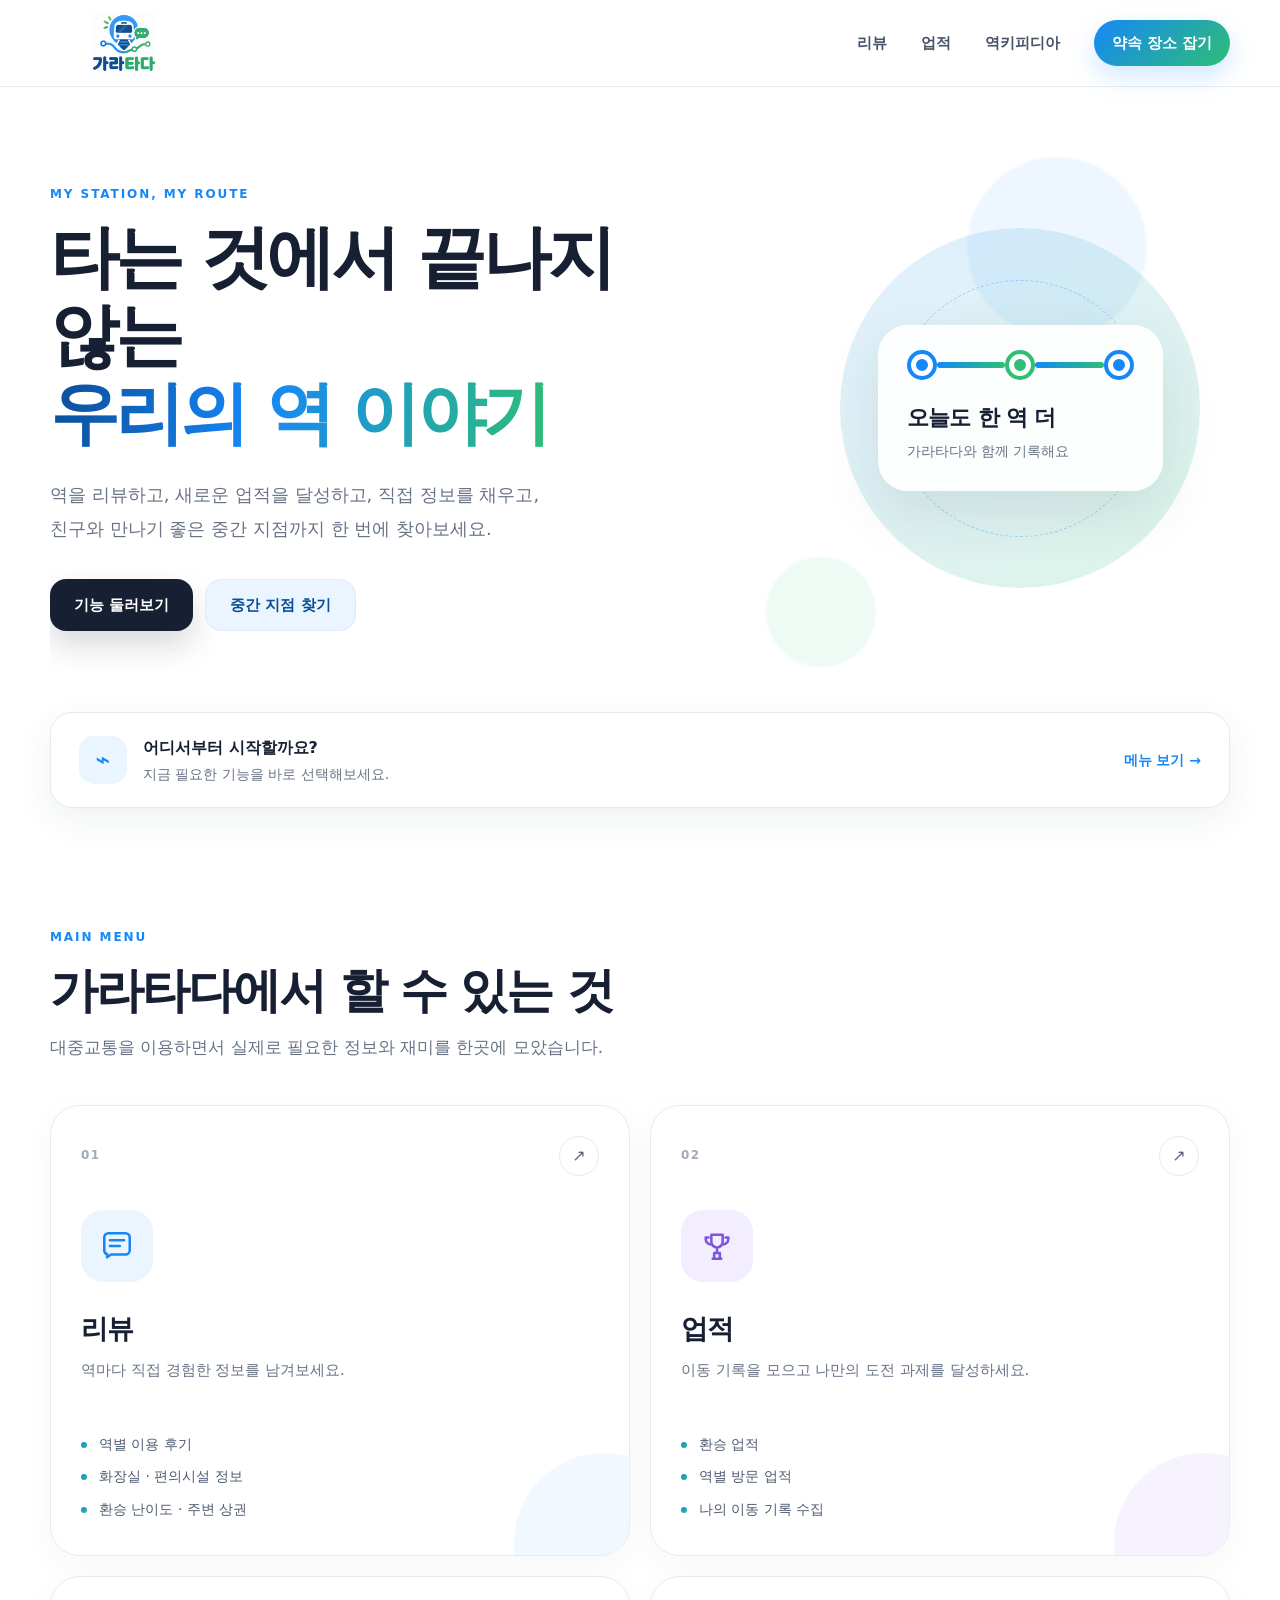
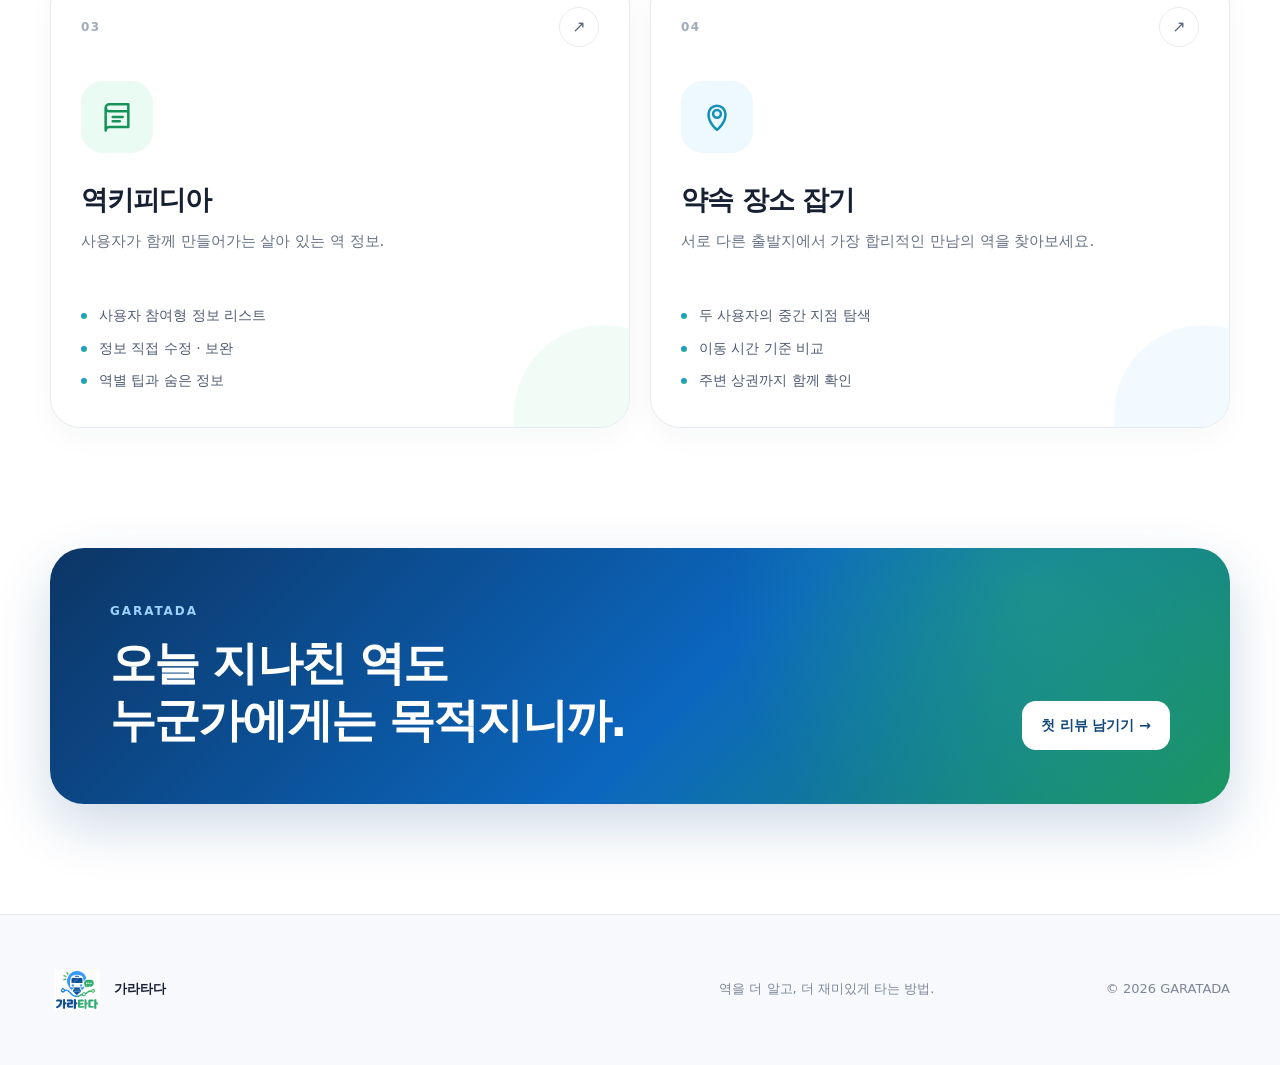
<file: index.html>
<!DOCTYPE html>
<html lang="ko">
<head>
  <meta charset="UTF-8" />
  <meta name="viewport" content="width=device-width, initial-scale=1.0" />
  <meta name="description" content="가라타다 - 역 리뷰, 업적, 역키피디아, 중간 지점 약속 장소 찾기" />
  <meta name="theme-color" content="#1786f5" />
  <title>가라타다 | 역을 더 재미있게 이용하는 방법</title>
  <link rel="icon" href="assets/logo.png" />
  <link rel="stylesheet" href="style.css" />
</head>
<body>
  <header class="site-header">
    <div class="header-inner">
      <a class="brand" href="index.html" aria-label="가라타다 홈">
        <img src="assets/logo.png" alt="가라타다 로고" />
      </a>

      <button class="menu-button" type="button" aria-label="메뉴 열기" aria-expanded="false">
        <span></span><span></span><span></span>
      </button>

      <nav class="top-nav" aria-label="주요 메뉴">
        <a href="review.html">리뷰</a>
        <a href="achievement.html">업적</a>
        <a href="stationpedia.html">역키피디아</a>
        <a class="nav-cta" href="meeting.html">약속 장소 잡기</a>
      </nav>
    </div>
  </header>

  <main>
    <section class="hero">
      <div class="hero-orb hero-orb-one"></div>
      <div class="hero-orb hero-orb-two"></div>

      <div class="hero-content">
        <p class="eyebrow">MY STATION, MY ROUTE</p>
        <h1>타는 것에서 끝나지 않는<br /><span>우리의 역 이야기</span></h1>
        <p class="hero-copy">
          역을 리뷰하고, 새로운 업적을 달성하고, 직접 정보를 채우고,<br class="desktop-break" />
          친구와 만나기 좋은 중간 지점까지 한 번에 찾아보세요.
        </p>
        <div class="hero-actions">
          <a class="primary-button" href="#features">기능 둘러보기</a>
          <a class="secondary-button" href="meeting.html">중간 지점 찾기</a>
        </div>
      </div>

      <div class="hero-visual" aria-hidden="true">
        <div class="route-card">
          <div class="mini-route">
            <span class="route-dot blue"></span>
            <span class="route-line"></span>
            <span class="route-dot green"></span>
            <span class="route-line"></span>
            <span class="route-dot blue"></span>
          </div>
          <strong>오늘도 한 역 더</strong>
          <span>가라타다와 함께 기록해요</span>
        </div>
      </div>
    </section>

    <section class="quick-panel" aria-label="빠른 시작">
      <div class="quick-copy">
        <span class="quick-icon" aria-hidden="true">⌁</span>
        <div>
          <strong>어디서부터 시작할까요?</strong>
          <p>지금 필요한 기능을 바로 선택해보세요.</p>
        </div>
      </div>
      <a href="#features">메뉴 보기 <span aria-hidden="true">→</span></a>
    </section>

    <section class="features" id="features">
      <div class="section-heading">
        <p class="eyebrow">MAIN MENU</p>
        <h2>가라타다에서 할 수 있는 것</h2>
        <p>대중교통을 이용하면서 실제로 필요한 정보와 재미를 한곳에 모았습니다.</p>
      </div>

      <div class="feature-grid">
        <a class="feature-card review-card" href="review.html">
          <div class="card-topline">
            <span class="card-number">01</span>
            <span class="card-arrow" aria-hidden="true">↗</span>
          </div>
          <div class="feature-icon" aria-hidden="true">
            <svg viewBox="0 0 24 24"><path d="M7 8h10M7 12h7M5 20l2.8-2H18a3 3 0 0 0 3-3V6a3 3 0 0 0-3-3H6a3 3 0 0 0-3 3v9a3 3 0 0 0 2 2.83V20Z"/></svg>
          </div>
          <h3>리뷰</h3>
          <p>역마다 직접 경험한 정보를 남겨보세요.</p>
          <ul>
            <li>역별 이용 후기</li>
            <li>화장실 · 편의시설 정보</li>
            <li>환승 난이도 · 주변 상권</li>
          </ul>
        </a>

        <a class="feature-card achievement-card" href="achievement.html">
          <div class="card-topline">
            <span class="card-number">02</span>
            <span class="card-arrow" aria-hidden="true">↗</span>
          </div>
          <div class="feature-icon" aria-hidden="true">
            <svg viewBox="0 0 24 24"><path d="M8 4h8v5a4 4 0 0 1-8 0V4ZM6 6H4v1a4 4 0 0 0 4 4M18 6h2v1a4 4 0 0 1-4 4M12 13v4M9 21h6M10 17h4v4h-4z"/></svg>
          </div>
          <h3>업적</h3>
          <p>이동 기록을 모으고 나만의 도전 과제를 달성하세요.</p>
          <ul>
            <li>환승 업적</li>
            <li>역별 방문 업적</li>
            <li>나의 이동 기록 수집</li>
          </ul>
        </a>

        <a class="feature-card wiki-card" href="stationpedia.html">
          <div class="card-topline">
            <span class="card-number">03</span>
            <span class="card-arrow" aria-hidden="true">↗</span>
          </div>
          <div class="feature-icon" aria-hidden="true">
            <svg viewBox="0 0 24 24"><path d="M4 5.5A2.5 2.5 0 0 1 6.5 3H20v16H6.5A2.5 2.5 0 0 0 4 21.5v-16ZM4 5.5A2.5 2.5 0 0 0 6.5 8H20M9 12h7M9 15h5"/></svg>
          </div>
          <h3>역키피디아</h3>
          <p>사용자가 함께 만들어가는 살아 있는 역 정보.</p>
          <ul>
            <li>사용자 참여형 정보 리스트</li>
            <li>정보 직접 수정 · 보완</li>
            <li>역별 팁과 숨은 정보</li>
          </ul>
        </a>

        <a class="feature-card meeting-card" href="meeting.html">
          <div class="card-topline">
            <span class="card-number">04</span>
            <span class="card-arrow" aria-hidden="true">↗</span>
          </div>
          <div class="feature-icon" aria-hidden="true">
            <svg viewBox="0 0 24 24"><path d="M12 21s6-4.35 6-11a6 6 0 1 0-12 0c0 6.65 6 11 6 11ZM12 12.5A2.5 2.5 0 1 0 12 7a2.5 2.5 0 0 0 0 5.5Z"/></svg>
          </div>
          <h3>약속 장소 잡기</h3>
          <p>서로 다른 출발지에서 가장 합리적인 만남의 역을 찾아보세요.</p>
          <ul>
            <li>두 사용자의 중간 지점 탐색</li>
            <li>이동 시간 기준 비교</li>
            <li>주변 상권까지 함께 확인</li>
          </ul>
        </a>
      </div>
    </section>

    <section class="closing-banner">
      <div>
        <p class="eyebrow">GARATADA</p>
        <h2>오늘 지나친 역도<br />누군가에게는 목적지니까.</h2>
      </div>
      <a href="review.html">첫 리뷰 남기기 <span aria-hidden="true">→</span></a>
    </section>
  </main>

  <footer class="site-footer">
    <div class="footer-inner">
      <div class="footer-brand">
        <img src="assets/logo.png" alt="" />
        <span>가라타다</span>
      </div>
      <p>역을 더 알고, 더 재미있게 타는 방법.</p>
      <span class="copyright">© <span id="year"></span> GARATADA</span>
    </div>
  </footer>

  <script src="script.js"></script>
</body>
</html>
</file>
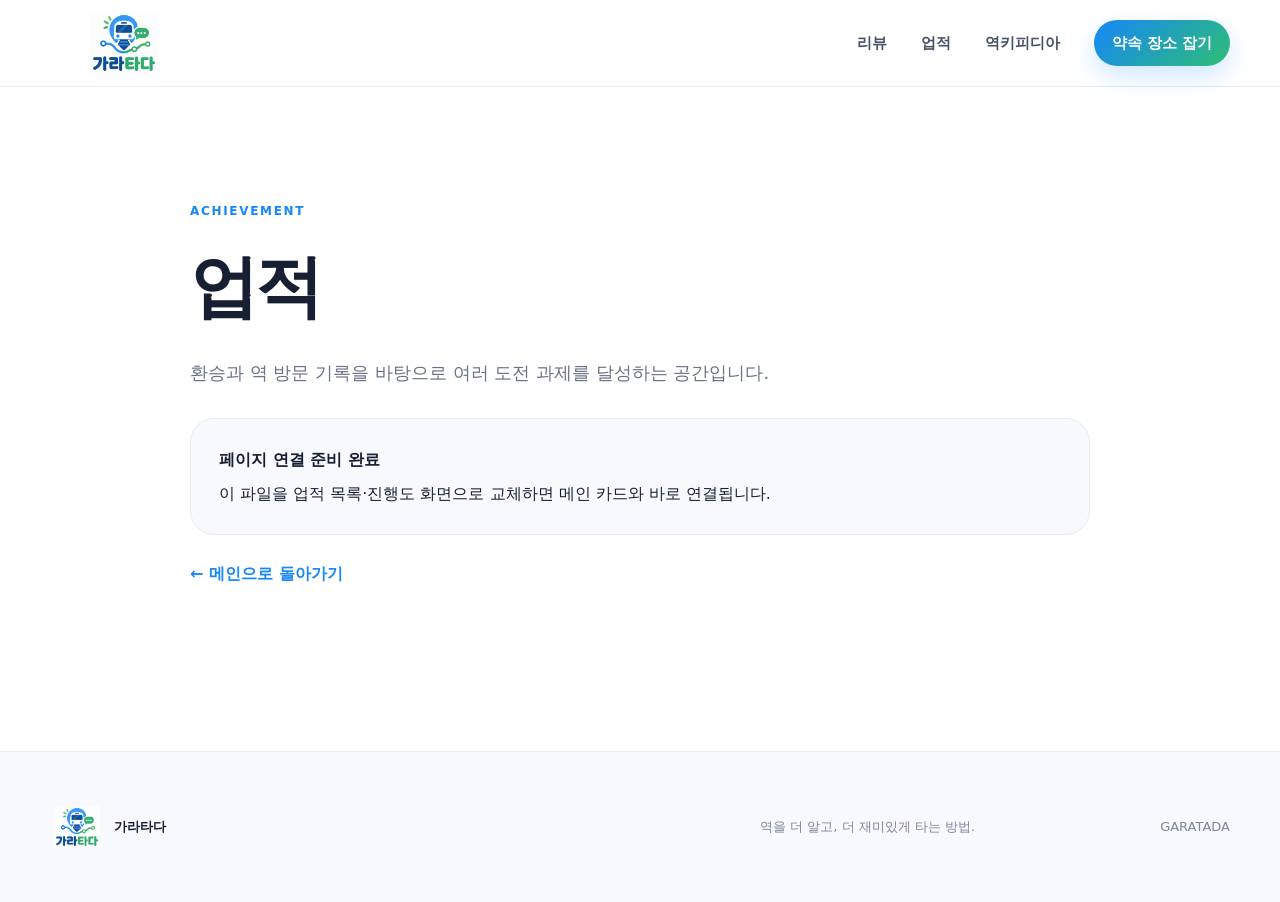
<file: achievement.html>
<!DOCTYPE html>
<html lang="ko">
<head>
  <meta charset="UTF-8" />
  <meta name="viewport" content="width=device-width, initial-scale=1.0" />
  <title>업적 | 가라타다</title>
  <link rel="icon" href="assets/logo.png" />
  <link rel="stylesheet" href="style.css" />
</head>
<body>
  <header class="site-header">
    <div class="header-inner">
      <a class="brand" href="index.html"><img src="assets/logo.png" alt="가라타다 로고" /></a>
      <button class="menu-button" type="button" aria-label="메뉴 열기" aria-expanded="false"><span></span><span></span><span></span></button>
      <nav class="top-nav">
        <a href="review.html">리뷰</a>
        <a href="achievement.html">업적</a>
        <a href="stationpedia.html">역키피디아</a>
        <a class="nav-cta" href="meeting.html">약속 장소 잡기</a>
      </nav>
    </div>
  </header>
  <main class="subpage">
    <span class="subpage-label">ACHIEVEMENT</span>
    <h1>업적</h1>
    <p>환승과 역 방문 기록을 바탕으로 여러 도전 과제를 달성하는 공간입니다.</p>
    <div class="subpage-box">
      <strong>페이지 연결 준비 완료</strong>
      <span>이 파일을 업적 목록·진행도 화면으로 교체하면 메인 카드와 바로 연결됩니다.</span>
    </div>
    <a class="back-link" href="index.html">← 메인으로 돌아가기</a>
  </main>
  <footer class="site-footer"><div class="footer-inner"><div class="footer-brand"><img src="assets/logo.png" alt="" /><span>가라타다</span></div><p>역을 더 알고, 더 재미있게 타는 방법.</p><span class="copyright">GARATADA</span></div></footer>
  <script src="script.js"></script>
</body>
</html>
</file>
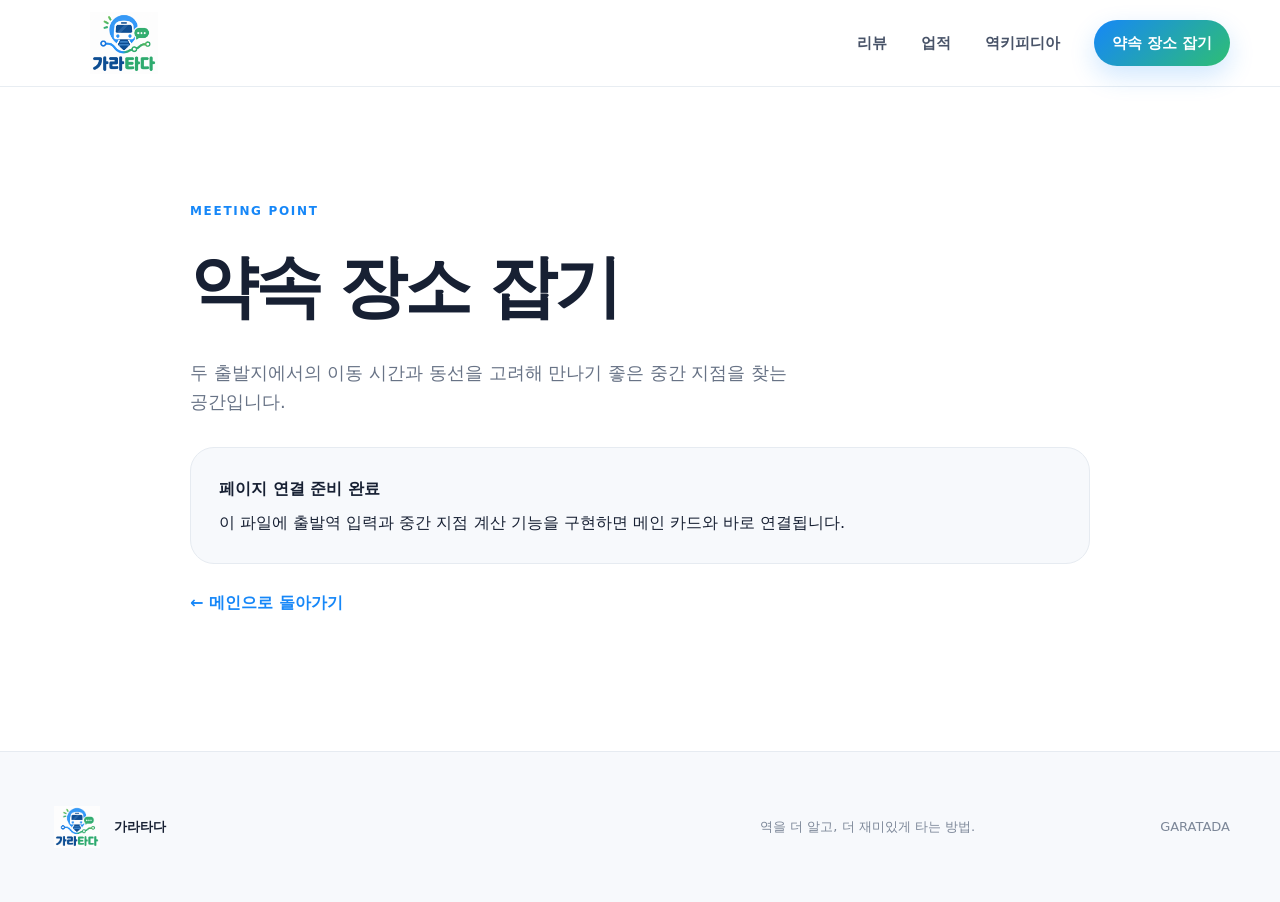
<file: meeting.html>
<!DOCTYPE html>
<html lang="ko">
<head>
  <meta charset="UTF-8" />
  <meta name="viewport" content="width=device-width, initial-scale=1.0" />
  <title>약속 장소 잡기 | 가라타다</title>
  <link rel="icon" href="assets/logo.png" />
  <link rel="stylesheet" href="style.css" />
</head>
<body>
  <header class="site-header">
    <div class="header-inner">
      <a class="brand" href="index.html"><img src="assets/logo.png" alt="가라타다 로고" /></a>
      <button class="menu-button" type="button" aria-label="메뉴 열기" aria-expanded="false"><span></span><span></span><span></span></button>
      <nav class="top-nav">
        <a href="review.html">리뷰</a>
        <a href="achievement.html">업적</a>
        <a href="stationpedia.html">역키피디아</a>
        <a class="nav-cta" href="meeting.html">약속 장소 잡기</a>
      </nav>
    </div>
  </header>
  <main class="subpage">
    <span class="subpage-label">MEETING POINT</span>
    <h1>약속 장소 잡기</h1>
    <p>두 출발지에서의 이동 시간과 동선을 고려해 만나기 좋은 중간 지점을 찾는 공간입니다.</p>
    <div class="subpage-box">
      <strong>페이지 연결 준비 완료</strong>
      <span>이 파일에 출발역 입력과 중간 지점 계산 기능을 구현하면 메인 카드와 바로 연결됩니다.</span>
    </div>
    <a class="back-link" href="index.html">← 메인으로 돌아가기</a>
  </main>
  <footer class="site-footer"><div class="footer-inner"><div class="footer-brand"><img src="assets/logo.png" alt="" /><span>가라타다</span></div><p>역을 더 알고, 더 재미있게 타는 방법.</p><span class="copyright">GARATADA</span></div></footer>
  <script src="script.js"></script>
</body>
</html>
</file>
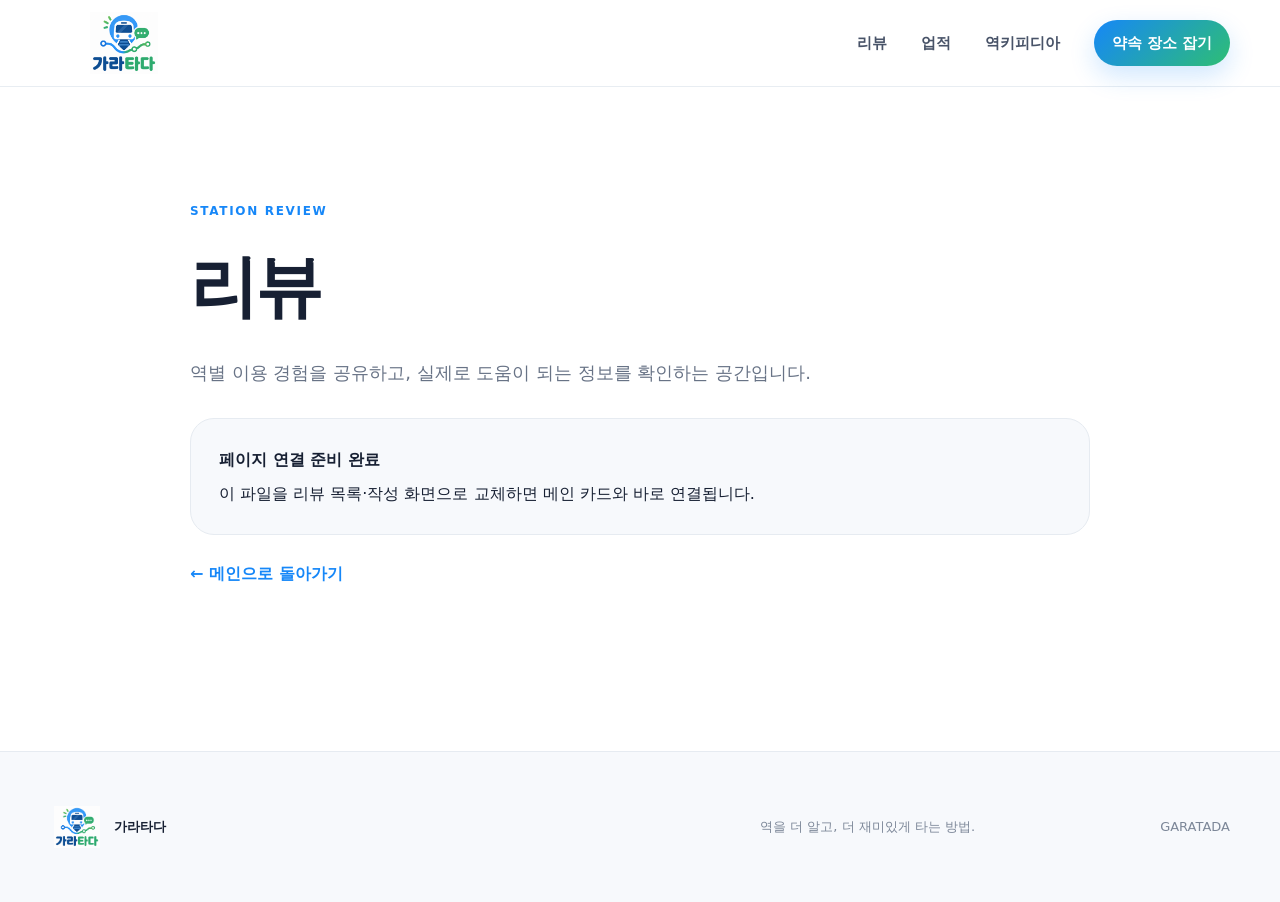
<file: review.html>
<!DOCTYPE html>
<html lang="ko">
<head>
  <meta charset="UTF-8" />
  <meta name="viewport" content="width=device-width, initial-scale=1.0" />
  <title>리뷰 | 가라타다</title>
  <link rel="icon" href="assets/logo.png" />
  <link rel="stylesheet" href="style.css" />
</head>
<body>
  <header class="site-header">
    <div class="header-inner">
      <a class="brand" href="index.html"><img src="assets/logo.png" alt="가라타다 로고" /></a>
      <button class="menu-button" type="button" aria-label="메뉴 열기" aria-expanded="false"><span></span><span></span><span></span></button>
      <nav class="top-nav">
        <a href="review.html">리뷰</a>
        <a href="achievement.html">업적</a>
        <a href="stationpedia.html">역키피디아</a>
        <a class="nav-cta" href="meeting.html">약속 장소 잡기</a>
      </nav>
    </div>
  </header>
  <main class="subpage">
    <span class="subpage-label">STATION REVIEW</span>
    <h1>리뷰</h1>
    <p>역별 이용 경험을 공유하고, 실제로 도움이 되는 정보를 확인하는 공간입니다.</p>
    <div class="subpage-box">
      <strong>페이지 연결 준비 완료</strong>
      <span>이 파일을 리뷰 목록·작성 화면으로 교체하면 메인 카드와 바로 연결됩니다.</span>
    </div>
    <a class="back-link" href="index.html">← 메인으로 돌아가기</a>
  </main>
  <footer class="site-footer"><div class="footer-inner"><div class="footer-brand"><img src="assets/logo.png" alt="" /><span>가라타다</span></div><p>역을 더 알고, 더 재미있게 타는 방법.</p><span class="copyright">GARATADA</span></div></footer>
  <script src="script.js"></script>
</body>
</html>
</file>
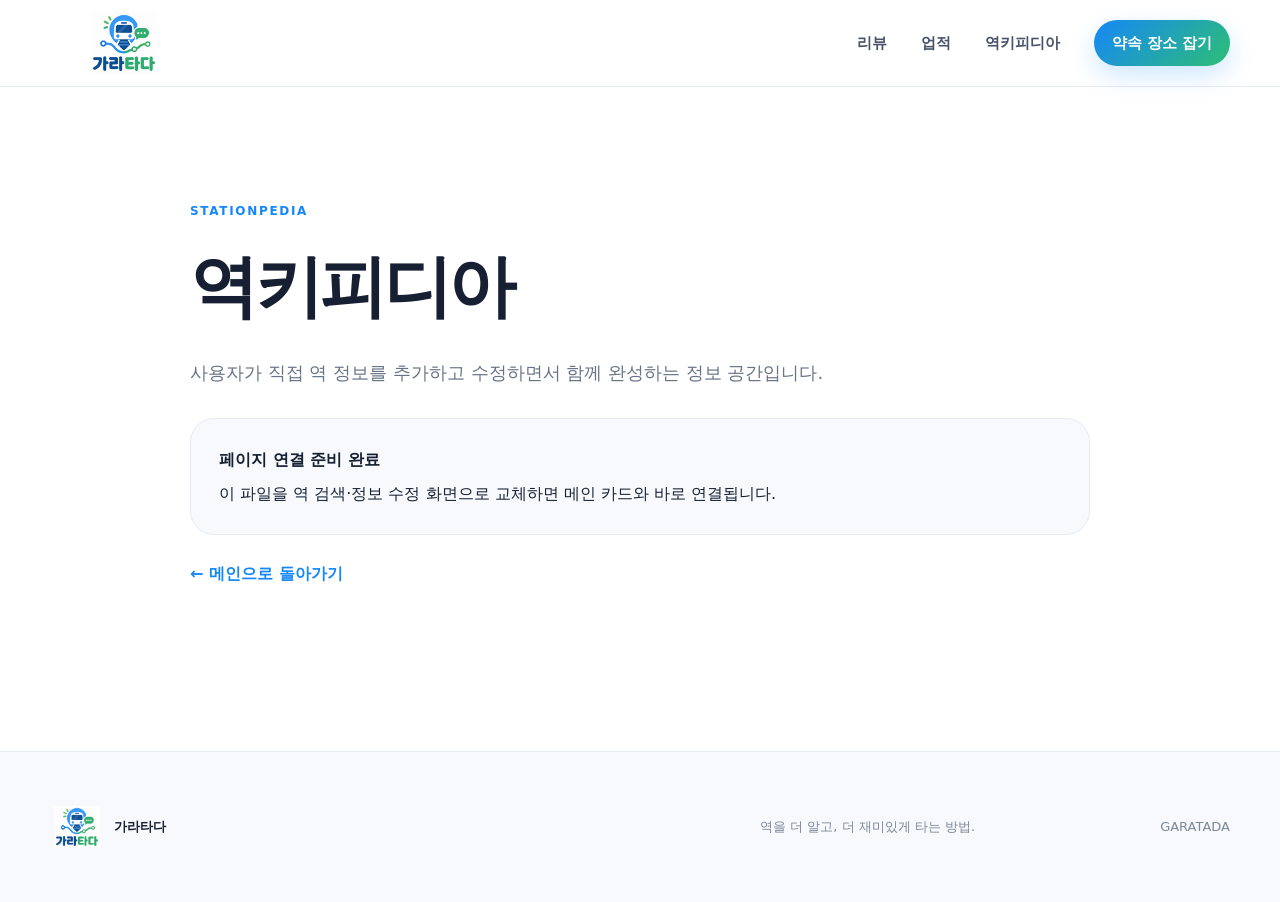
<file: stationpedia.html>
<!DOCTYPE html>
<html lang="ko">
<head>
  <meta charset="UTF-8" />
  <meta name="viewport" content="width=device-width, initial-scale=1.0" />
  <title>역키피디아 | 가라타다</title>
  <link rel="icon" href="assets/logo.png" />
  <link rel="stylesheet" href="style.css" />
</head>
<body>
  <header class="site-header">
    <div class="header-inner">
      <a class="brand" href="index.html"><img src="assets/logo.png" alt="가라타다 로고" /></a>
      <button class="menu-button" type="button" aria-label="메뉴 열기" aria-expanded="false"><span></span><span></span><span></span></button>
      <nav class="top-nav">
        <a href="review.html">리뷰</a>
        <a href="achievement.html">업적</a>
        <a href="stationpedia.html">역키피디아</a>
        <a class="nav-cta" href="meeting.html">약속 장소 잡기</a>
      </nav>
    </div>
  </header>
  <main class="subpage">
    <span class="subpage-label">STATIONPEDIA</span>
    <h1>역키피디아</h1>
    <p>사용자가 직접 역 정보를 추가하고 수정하면서 함께 완성하는 정보 공간입니다.</p>
    <div class="subpage-box">
      <strong>페이지 연결 준비 완료</strong>
      <span>이 파일을 역 검색·정보 수정 화면으로 교체하면 메인 카드와 바로 연결됩니다.</span>
    </div>
    <a class="back-link" href="index.html">← 메인으로 돌아가기</a>
  </main>
  <footer class="site-footer"><div class="footer-inner"><div class="footer-brand"><img src="assets/logo.png" alt="" /><span>가라타다</span></div><p>역을 더 알고, 더 재미있게 타는 방법.</p><span class="copyright">GARATADA</span></div></footer>
  <script src="script.js"></script>
</body>
</html>
</file>
<file: style.css>
:root {
  --blue: #1687f8;
  --blue-deep: #0b4d97;
  --blue-soft: #eaf5ff;
  --green: #2ebe74;
  --green-deep: #17935a;
  --green-soft: #eafbf3;
  --ink: #172033;
  --muted: #687386;
  --line: #e6ebf1;
  --surface: #ffffff;
  --surface-soft: #f7f9fc;
  --shadow: 0 22px 55px rgba(26, 45, 75, 0.10);
  --radius-lg: 30px;
  --radius-md: 22px;
  --page-width: 1180px;
}

* { box-sizing: border-box; }

html { scroll-behavior: smooth; }

body {
  margin: 0;
  color: var(--ink);
  background: #fff;
  font-family: Pretendard, "Noto Sans KR", "Apple SD Gothic Neo", "Malgun Gothic", system-ui, -apple-system, sans-serif;
  line-height: 1.6;
  word-break: keep-all;
}

a { color: inherit; text-decoration: none; }

button, input { font: inherit; }

.site-header {
  position: sticky;
  top: 0;
  z-index: 50;
  background: rgba(255, 255, 255, 0.88);
  border-bottom: 1px solid rgba(230, 235, 241, 0.9);
  backdrop-filter: blur(18px);
}

.header-inner {
  width: min(calc(100% - 40px), var(--page-width));
  height: 86px;
  margin: 0 auto;
  display: flex;
  align-items: center;
  justify-content: space-between;
}

.brand {
  width: 148px;
  height: 62px;
  display: flex;
  align-items: center;
  overflow: hidden;
}

.brand img {
  width: 100%;
  height: 100%;
  object-fit: contain;
}

.top-nav {
  display: flex;
  align-items: center;
  gap: 34px;
  font-size: 15px;
  font-weight: 700;
}

.top-nav a:not(.nav-cta) {
  position: relative;
  padding: 10px 0;
  color: #485368;
}

.top-nav a:not(.nav-cta)::after {
  content: "";
  position: absolute;
  left: 0;
  right: 100%;
  bottom: 4px;
  height: 2px;
  border-radius: 99px;
  background: linear-gradient(90deg, var(--blue), var(--green));
  transition: right .2s ease;
}

.top-nav a:not(.nav-cta):hover::after { right: 0; }

.nav-cta {
  padding: 11px 18px;
  color: #fff;
  border-radius: 999px;
  background: linear-gradient(135deg, var(--blue), var(--green));
  box-shadow: 0 10px 26px rgba(22, 135, 248, .20);
}

.menu-button {
  display: none;
  width: 44px;
  height: 44px;
  border: 0;
  border-radius: 14px;
  background: var(--surface-soft);
  cursor: pointer;
}

.menu-button span {
  display: block;
  width: 20px;
  height: 2px;
  margin: 4px auto;
  border-radius: 4px;
  background: var(--ink);
}

.hero {
  position: relative;
  min-height: 650px;
  display: grid;
  grid-template-columns: 1.25fr .75fr;
  align-items: center;
  gap: 60px;
  width: min(calc(100% - 40px), var(--page-width));
  margin: 0 auto;
  padding: 82px 0 90px;
  overflow: hidden;
}

.hero-content { position: relative; z-index: 2; }

.eyebrow {
  margin: 0 0 14px;
  color: var(--blue);
  font-size: 12px;
  font-weight: 900;
  letter-spacing: .16em;
}

.hero h1 {
  margin: 0;
  max-width: 760px;
  font-size: clamp(44px, 5.4vw, 72px);
  line-height: 1.13;
  letter-spacing: -.055em;
}

.hero h1 span {
  background: linear-gradient(100deg, var(--blue-deep), var(--blue) 42%, var(--green));
  -webkit-background-clip: text;
  background-clip: text;
  color: transparent;
}

.hero-copy {
  margin: 26px 0 34px;
  color: var(--muted);
  font-size: 18px;
  line-height: 1.85;
}

.hero-actions {
  display: flex;
  flex-wrap: wrap;
  gap: 12px;
}

.primary-button, .secondary-button {
  display: inline-flex;
  min-height: 52px;
  align-items: center;
  justify-content: center;
  padding: 0 24px;
  border-radius: 16px;
  font-size: 15px;
  font-weight: 800;
  transition: transform .2s ease, box-shadow .2s ease;
}

.primary-button {
  color: #fff;
  background: var(--ink);
  box-shadow: 0 15px 30px rgba(23, 32, 51, .16);
}

.secondary-button {
  color: var(--blue-deep);
  background: var(--blue-soft);
  border: 1px solid #d9ebff;
}

.primary-button:hover, .secondary-button:hover { transform: translateY(-2px); }

.hero-visual {
  position: relative;
  z-index: 2;
  display: flex;
  align-items: center;
  justify-content: center;
  min-height: 380px;
}

.hero-visual::before,
.hero-visual::after {
  content: "";
  position: absolute;
  border-radius: 50%;
}

.hero-visual::before {
  width: 360px;
  height: 360px;
  background: linear-gradient(145deg, rgba(22,135,248,.13), rgba(46,190,116,.17));
}

.hero-visual::after {
  width: 255px;
  height: 255px;
  border: 1px dashed rgba(22, 135, 248, .32);
  animation: orbit 24s linear infinite;
}

@keyframes orbit { to { transform: rotate(360deg); } }

.route-card {
  position: relative;
  z-index: 3;
  width: 285px;
  padding: 28px;
  border: 1px solid rgba(255, 255, 255, .7);
  border-radius: 30px;
  background: rgba(255,255,255,.9);
  box-shadow: var(--shadow);
  backdrop-filter: blur(14px);
}

.mini-route {
  display: grid;
  grid-template-columns: 30px 1fr 30px 1fr 30px;
  align-items: center;
  margin-bottom: 24px;
}

.route-dot {
  width: 22px;
  height: 22px;
  margin: auto;
  border-radius: 50%;
  border: 5px solid #fff;
  box-shadow: 0 0 0 4px currentColor;
}
.route-dot.blue { color: var(--blue); background: var(--blue); }
.route-dot.green { color: var(--green); background: var(--green); }
.route-line { height: 6px; border-radius: 99px; background: linear-gradient(90deg, var(--blue), var(--green)); }
.route-card strong { display: block; font-size: 22px; letter-spacing: -.03em; }
.route-card > span { display: block; margin-top: 5px; color: var(--muted); font-size: 14px; }

.hero-orb {
  position: absolute;
  border-radius: 50%;
  filter: blur(1px);
  pointer-events: none;
}

.hero-orb-one {
  width: 180px;
  height: 180px;
  right: 7%;
  top: 70px;
  background: rgba(22, 135, 248, .07);
}

.hero-orb-two {
  width: 110px;
  height: 110px;
  right: 30%;
  bottom: 70px;
  background: rgba(46, 190, 116, .08);
}

.quick-panel {
  width: min(calc(100% - 40px), var(--page-width));
  margin: -25px auto 0;
  padding: 22px 28px;
  display: flex;
  align-items: center;
  justify-content: space-between;
  gap: 24px;
  border: 1px solid var(--line);
  border-radius: 22px;
  background: #fff;
  box-shadow: 0 12px 35px rgba(30, 54, 84, .07);
}

.quick-copy { display: flex; align-items: center; gap: 16px; }
.quick-icon {
  width: 48px;
  height: 48px;
  display: grid;
  place-items: center;
  color: var(--blue);
  background: var(--blue-soft);
  border-radius: 15px;
  font-size: 25px;
  font-weight: 900;
}
.quick-copy strong { display: block; font-size: 16px; }
.quick-copy p { margin: 2px 0 0; color: var(--muted); font-size: 14px; }
.quick-panel > a { color: var(--blue); font-size: 14px; font-weight: 800; white-space: nowrap; }

.features {
  width: min(calc(100% - 40px), var(--page-width));
  margin: 0 auto;
  padding: 120px 0;
}

.section-heading { max-width: 660px; margin-bottom: 44px; }
.section-heading h2 {
  margin: 0 0 14px;
  font-size: clamp(32px, 4vw, 48px);
  line-height: 1.22;
  letter-spacing: -.045em;
}
.section-heading > p:last-child { margin: 0; color: var(--muted); font-size: 17px; }

.feature-grid {
  display: grid;
  grid-template-columns: repeat(2, minmax(0, 1fr));
  gap: 20px;
}

.feature-card {
  position: relative;
  min-height: 410px;
  padding: 30px;
  overflow: hidden;
  border: 1px solid var(--line);
  border-radius: var(--radius-lg);
  background: #fff;
  box-shadow: 0 8px 30px rgba(26, 45, 75, .04);
  transition: transform .22s ease, box-shadow .22s ease, border-color .22s ease;
}

.feature-card::after {
  content: "";
  position: absolute;
  width: 180px;
  height: 180px;
  right: -65px;
  bottom: -78px;
  border-radius: 50%;
  opacity: .65;
}

.feature-card:hover {
  transform: translateY(-6px);
  border-color: #d7e2ee;
  box-shadow: var(--shadow);
}

.review-card::after { background: var(--blue-soft); }
.achievement-card::after { background: #f2edff; }
.wiki-card::after { background: var(--green-soft); }
.meeting-card::after { background: #edf8ff; }

.card-topline { display: flex; justify-content: space-between; align-items: center; }
.card-number { color: #a1abba; font-size: 12px; font-weight: 900; letter-spacing: .12em; }
.card-arrow {
  width: 40px;
  height: 40px;
  display: grid;
  place-items: center;
  border: 1px solid var(--line);
  border-radius: 50%;
  color: #596579;
  transition: all .2s ease;
}
.feature-card:hover .card-arrow { color: #fff; background: var(--ink); border-color: var(--ink); }

.feature-icon {
  width: 72px;
  height: 72px;
  display: grid;
  place-items: center;
  margin: 34px 0 25px;
  border-radius: 22px;
}
.feature-icon svg {
  width: 34px;
  height: 34px;
  fill: none;
  stroke: currentColor;
  stroke-width: 1.8;
  stroke-linecap: round;
  stroke-linejoin: round;
}
.review-card .feature-icon { color: var(--blue); background: var(--blue-soft); }
.achievement-card .feature-icon { color: #7d57d9; background: #f2edff; }
.wiki-card .feature-icon { color: var(--green-deep); background: var(--green-soft); }
.meeting-card .feature-icon { color: #138fb9; background: #edf8ff; }

.feature-card h3 { margin: 0; font-size: 27px; letter-spacing: -.035em; }
.feature-card > p { min-height: 52px; margin: 8px 0 18px; color: var(--muted); font-size: 15px; }
.feature-card ul { margin: 0; padding: 0; list-style: none; color: #4e5b70; font-size: 14px; }
.feature-card li { position: relative; padding: 5px 0 5px 18px; }
.feature-card li::before {
  content: "";
  position: absolute;
  left: 0;
  top: 14px;
  width: 6px;
  height: 6px;
  border-radius: 50%;
  background: linear-gradient(135deg, var(--blue), var(--green));
}

.closing-banner {
  width: min(calc(100% - 40px), var(--page-width));
  margin: 0 auto 110px;
  padding: 54px 60px;
  display: flex;
  justify-content: space-between;
  align-items: end;
  gap: 30px;
  border-radius: 34px;
  color: #fff;
  background:
    radial-gradient(circle at 83% 18%, rgba(46,190,116,.35), transparent 30%),
    linear-gradient(135deg, #0c3565, #0b67bf 55%, #1b9560);
  box-shadow: 0 22px 55px rgba(10, 71, 129, .20);
}
.closing-banner .eyebrow { color: #9dd2ff; }
.closing-banner h2 { margin: 0; font-size: clamp(30px, 4vw, 46px); line-height: 1.25; letter-spacing: -.04em; }
.closing-banner > a {
  padding: 13px 19px;
  border-radius: 14px;
  background: #fff;
  color: #114779;
  font-size: 14px;
  font-weight: 900;
  white-space: nowrap;
}

.site-footer { border-top: 1px solid var(--line); background: var(--surface-soft); }
.footer-inner {
  width: min(calc(100% - 40px), var(--page-width));
  min-height: 150px;
  margin: 0 auto;
  display: grid;
  grid-template-columns: 1fr 1fr auto;
  align-items: center;
  gap: 30px;
  color: #7c8798;
  font-size: 13px;
}
.footer-brand { display: flex; align-items: center; gap: 10px; color: var(--ink); font-weight: 900; }
.footer-brand img { width: 54px; height: 42px; object-fit: contain; }
.footer-inner p { margin: 0; text-align: center; }
.copyright { white-space: nowrap; }

/* Placeholder pages */
.subpage {
  min-height: calc(100vh - 236px);
  width: min(calc(100% - 40px), 900px);
  margin: 0 auto;
  padding: 110px 0;
}
.subpage-label { color: var(--blue); font-size: 12px; font-weight: 900; letter-spacing: .14em; }
.subpage h1 { margin: 10px 0 18px; font-size: clamp(40px, 7vw, 68px); letter-spacing: -.05em; }
.subpage p { max-width: 650px; margin: 0 0 30px; color: var(--muted); font-size: 18px; }
.subpage-box { padding: 28px; border: 1px solid var(--line); border-radius: 24px; background: var(--surface-soft); }
.subpage-box strong { display: block; margin-bottom: 8px; }
.back-link { display: inline-flex; margin-top: 26px; color: var(--blue); font-weight: 800; }

@media (max-width: 860px) {
  .header-inner { height: 74px; }
  .brand { width: 124px; height: 54px; }
  .menu-button { display: block; }
  .top-nav {
    position: absolute;
    top: 74px;
    left: 20px;
    right: 20px;
    display: none;
    flex-direction: column;
    align-items: stretch;
    gap: 6px;
    padding: 16px;
    border: 1px solid var(--line);
    border-radius: 20px;
    background: #fff;
    box-shadow: var(--shadow);
  }
  .top-nav.open { display: flex; }
  .top-nav a { padding: 12px 14px !important; border-radius: 12px; }
  .top-nav a:not(.nav-cta)::after { display: none; }
  .top-nav a:not(.nav-cta):hover { background: var(--surface-soft); }
  .nav-cta { text-align: center; }

  .hero {
    min-height: auto;
    grid-template-columns: 1fr;
    gap: 20px;
    padding: 70px 0 55px;
  }
  .hero-visual { min-height: 300px; }
  .hero-visual::before { width: 300px; height: 300px; }
  .hero-visual::after { width: 220px; height: 220px; }
  .desktop-break { display: none; }
  .quick-panel { margin-top: 0; }
  .features { padding: 90px 0; }
  .feature-grid { grid-template-columns: 1fr; }
  .feature-card { min-height: 0; }
  .closing-banner { align-items: start; flex-direction: column; margin-bottom: 80px; }
  .footer-inner { grid-template-columns: 1fr; gap: 8px; padding: 30px 0; text-align: center; }
  .footer-brand { justify-content: center; }
  .footer-inner p { text-align: center; }
}

@media (max-width: 560px) {
  .header-inner,
  .hero,
  .quick-panel,
  .features,
  .closing-banner,
  .footer-inner { width: min(calc(100% - 28px), var(--page-width)); }

  .hero { padding-top: 52px; }
  .hero h1 { font-size: 42px; }
  .hero-copy { font-size: 16px; }
  .hero-actions { flex-direction: column; }
  .primary-button, .secondary-button { width: 100%; }
  .hero-visual { min-height: 275px; }
  .route-card { width: min(270px, 86vw); }

  .quick-panel { align-items: flex-start; flex-direction: column; }
  .features { padding: 78px 0; }
  .feature-card { padding: 25px; border-radius: 24px; }
  .section-heading > p:last-child { font-size: 15px; }
  .closing-banner { padding: 38px 28px; border-radius: 26px; }
  .closing-banner > a { width: 100%; text-align: center; }
}

@media (prefers-reduced-motion: reduce) {
  *, *::before, *::after {
    scroll-behavior: auto !important;
    animation-duration: .01ms !important;
    animation-iteration-count: 1 !important;
    transition-duration: .01ms !important;
  }
}
</file>
